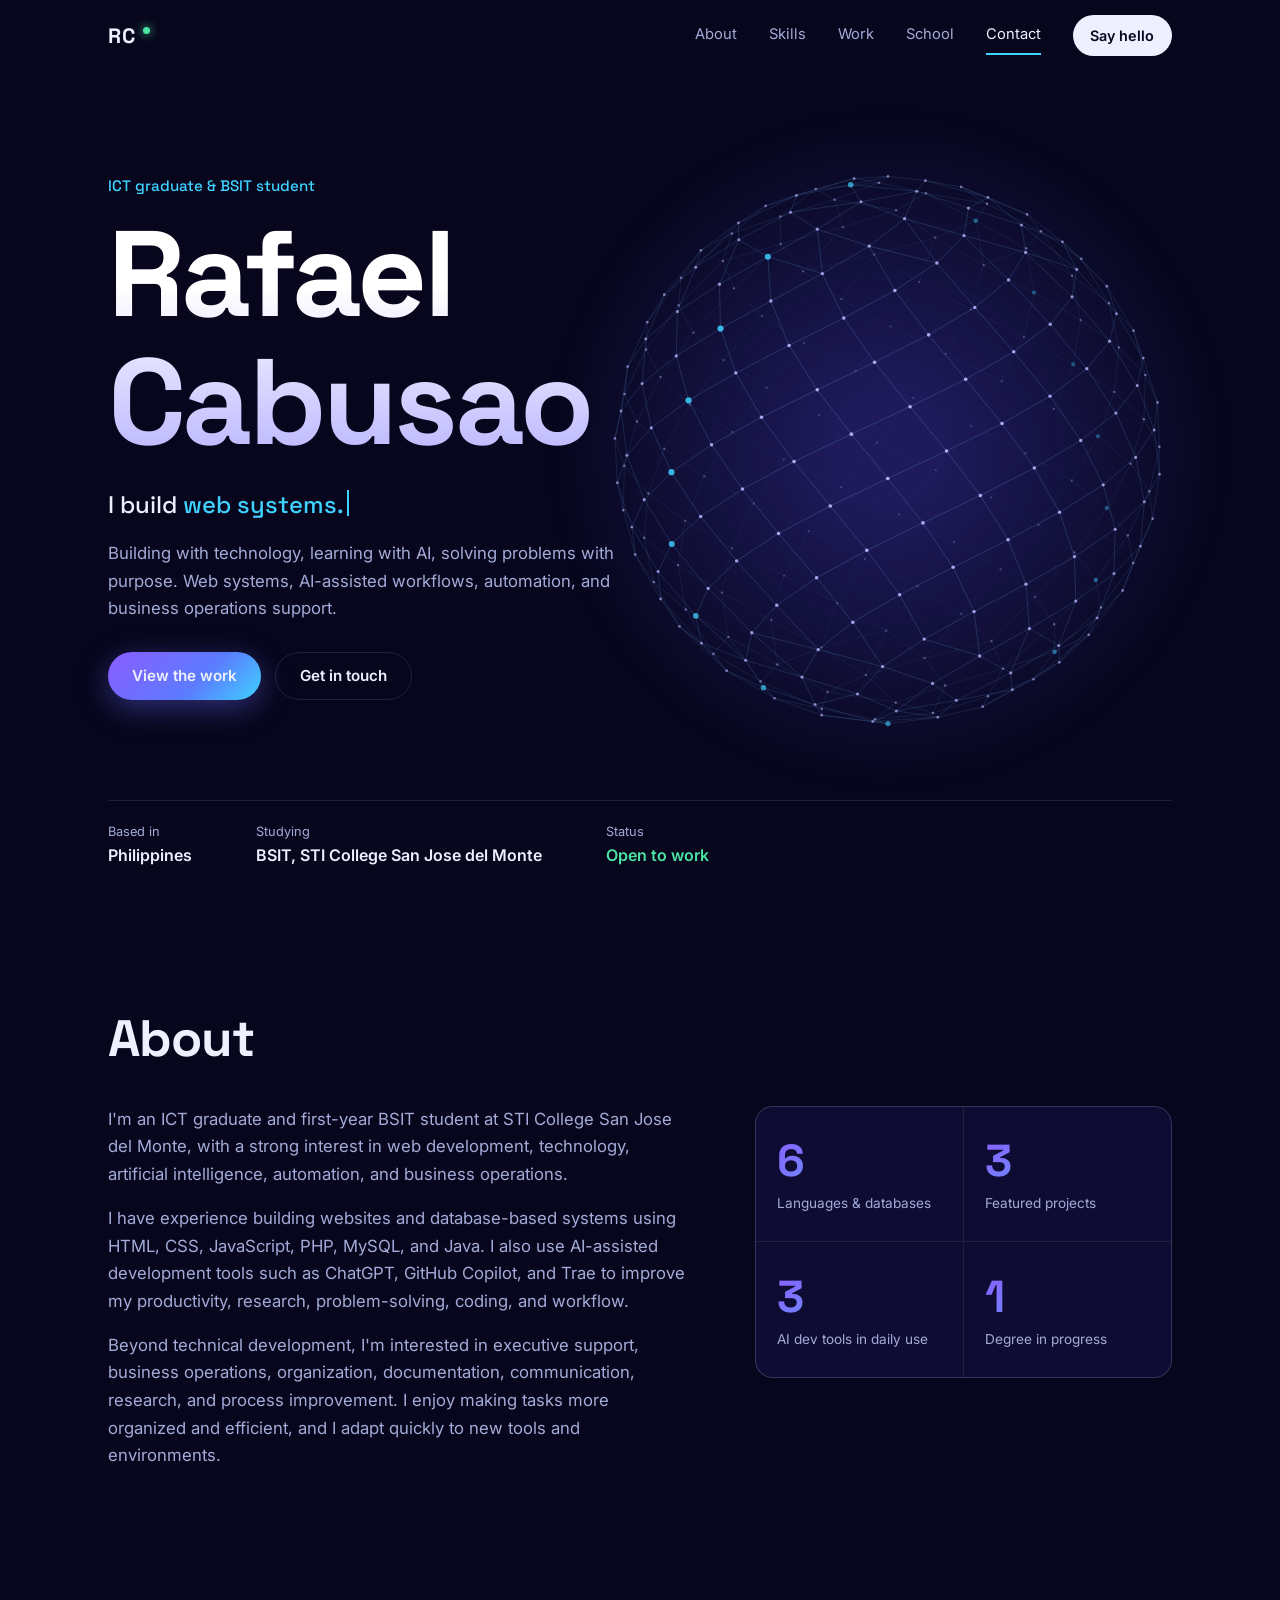
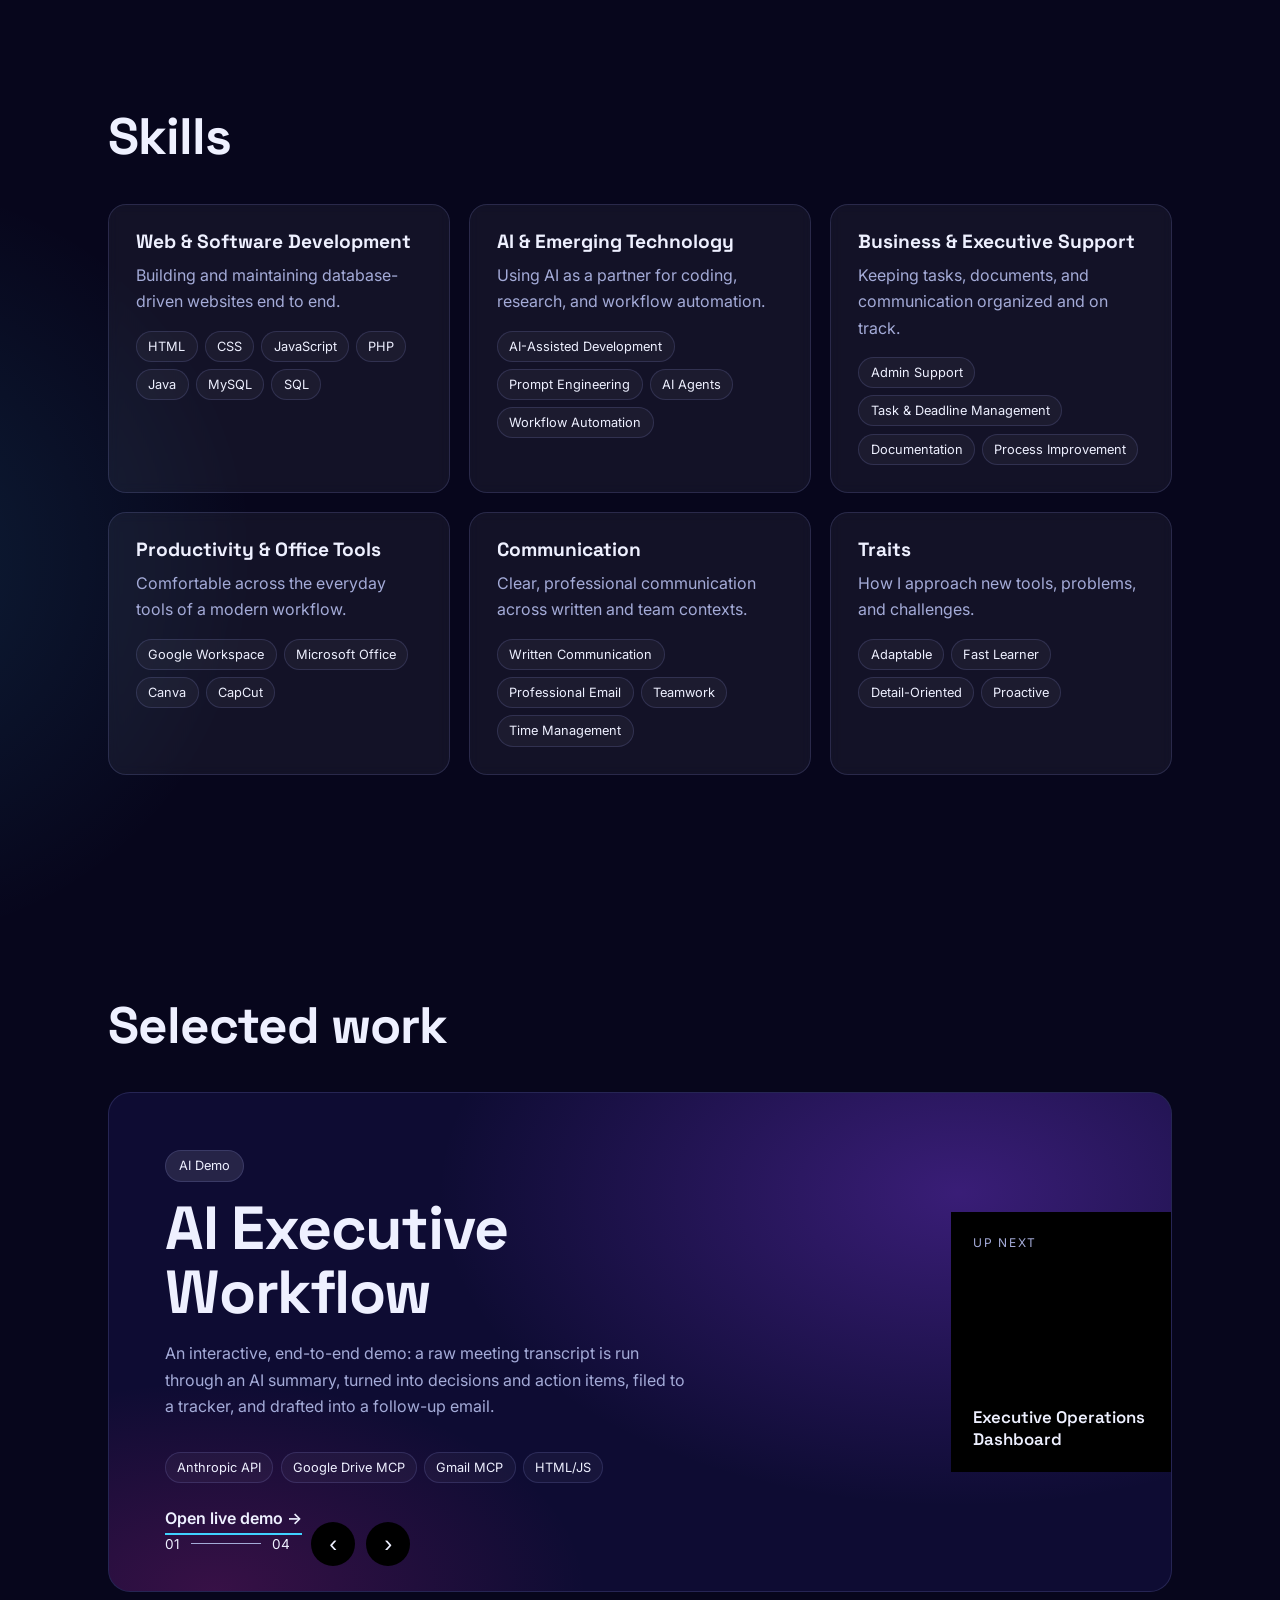
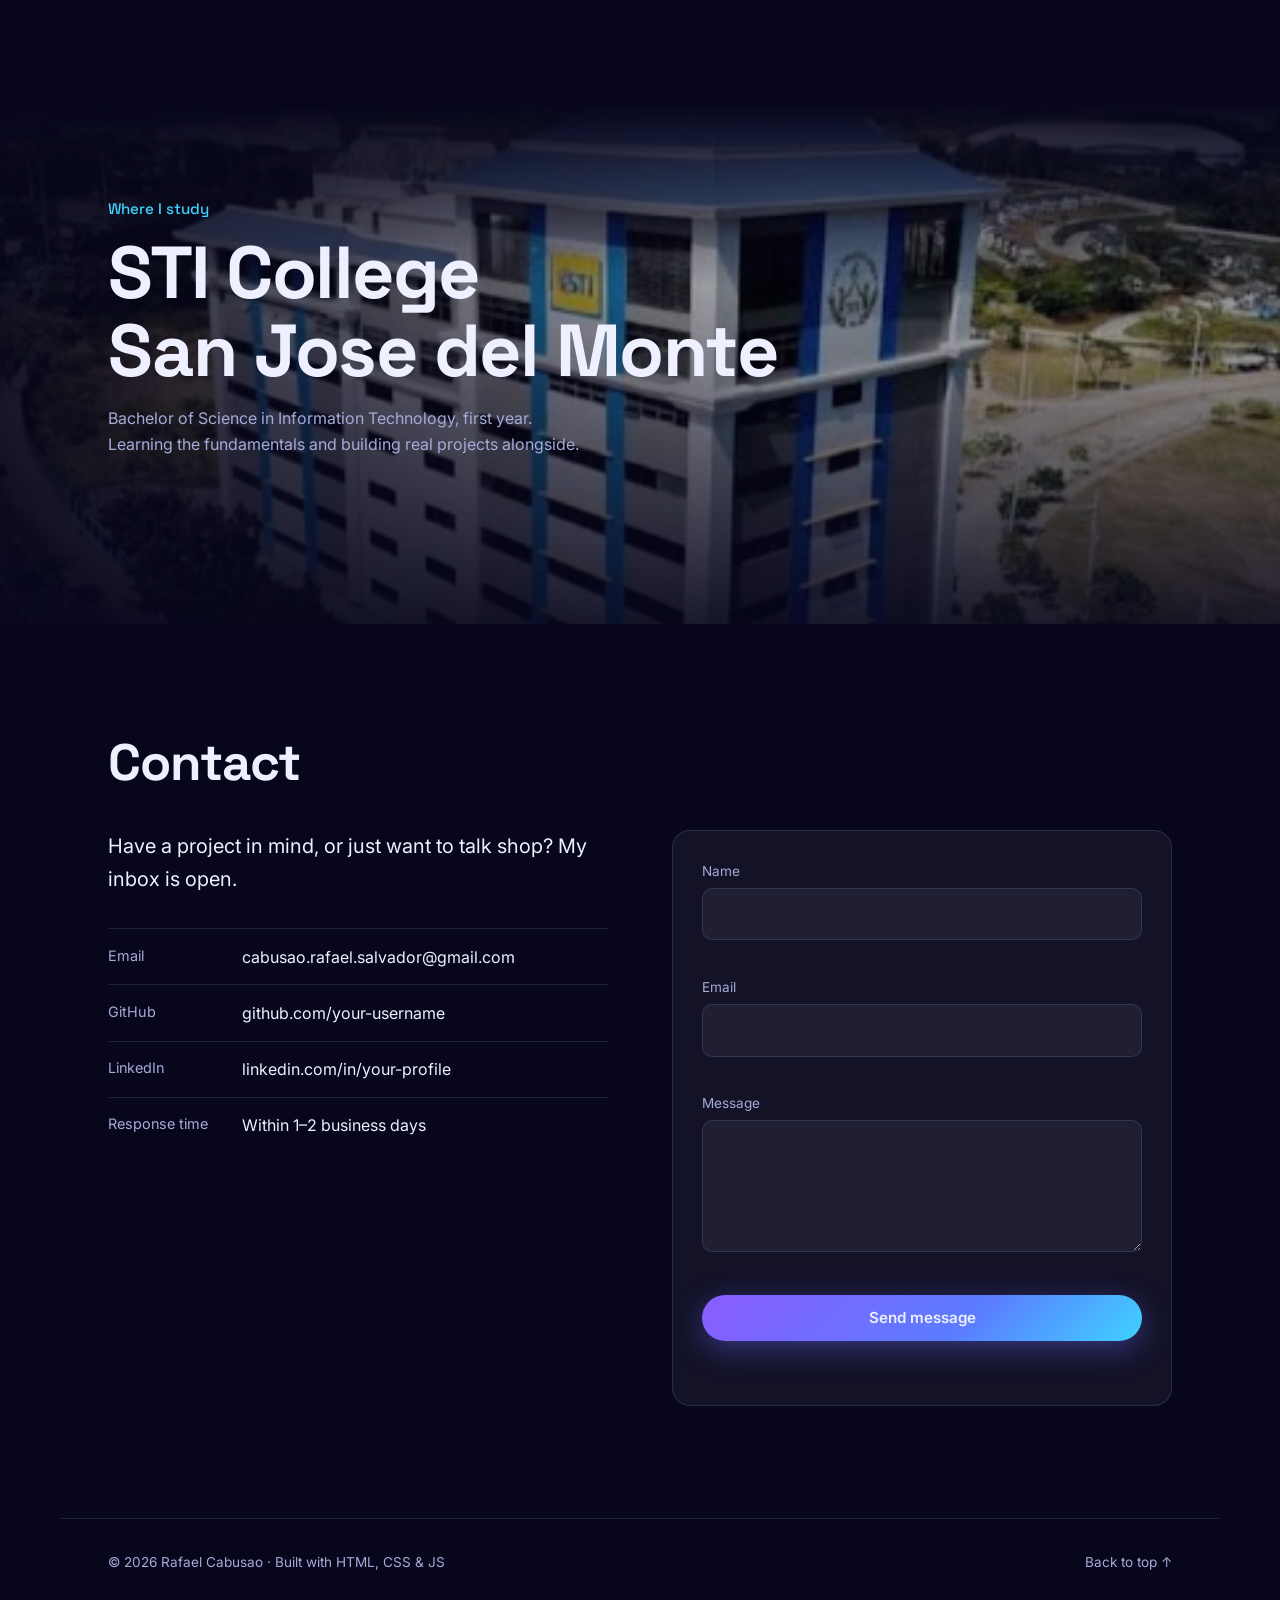
<file: index.html>
<!DOCTYPE html>
<html lang="en">
<head>
<meta charset="UTF-8">
<meta name="viewport" content="width=device-width, initial-scale=1.0">
<title>Rafael Cabusao — ICT | Web Development | AI-Assisted Technology</title>
<meta name="description" content="Portfolio of Rafael Cabusao — ICT graduate and BSIT student building web systems, exploring AI-assisted workflows, and supporting business operations.">
<link rel="preconnect" href="https://fonts.googleapis.com">
<link rel="preconnect" href="https://fonts.gstatic.com" crossorigin>
<link href="https://fonts.googleapis.com/css2?family=Space+Grotesk:wght@500;600;700&family=Inter:wght@400;500;600&display=swap" rel="stylesheet">
<link rel="stylesheet" href="style.css">
</head>
<body>
<div class="progress" id="progress"></div>

<header class="site-header" id="top">
  <div class="nav-inner">
    <a href="#top" class="logo" aria-label="Back to top">RC<span class="logo-status" aria-hidden="true"></span></a>
    <nav class="nav-links" id="navLinks">
      <a href="#about" class="nav-link">About</a>
      <a href="#skills" class="nav-link">Skills</a>
      <a href="#projects" class="nav-link">Work</a>
      <a href="#school" class="nav-link">School</a>
      <a href="#contact" class="nav-link">Contact</a>
      <a href="#contact" class="nav-cta">Say hello</a>
    </nav>
    <button class="hamburger" id="hamburger" aria-label="Toggle navigation menu" aria-expanded="false" aria-controls="navLinks"><span></span><span></span><span></span></button>
  </div>
</header>

<section class="hero" id="hero">
  <canvas id="globe" aria-hidden="true"></canvas>
  <div class="hero-copy">
    <p class="hero-kicker">ICT graduate &amp; BSIT student</p>
    <h1 class="hero-title">Rafael<br>Cabusao</h1>
    <p class="hero-role">I build <span id="typed" class="typed"></span><span class="caret" aria-hidden="true"></span></p>
    <p class="hero-lede">Building with technology, learning with AI, solving problems with purpose. Web systems, AI-assisted workflows, automation, and business operations support.</p>
    <div class="hero-actions">
      <a href="#projects" class="btn btn-primary">View the work</a>
      <a href="#contact" class="btn btn-ghost">Get in touch</a>
    </div>
  </div>
  <dl class="hero-meta">
    <div><dt>Based in</dt><dd>Philippines</dd></div>
    <div><dt>Studying</dt><dd>BSIT, STI College San Jose del Monte</dd></div>
    <div><dt>Status</dt><dd class="status-open">Open to work</dd></div>
  </dl>
</section>

<main>
  <section class="section" id="about">
    <div class="section-head reveal"><h2>About</h2></div>
    <div class="about-grid">
      <div class="about-copy reveal">
        <p>I'm an ICT graduate and first-year BSIT student at STI College San Jose del Monte, with a strong interest in web development, technology, artificial intelligence, automation, and business operations.</p>
        <p>I have experience building websites and database-based systems using HTML, CSS, JavaScript, PHP, MySQL, and Java. I also use AI-assisted development tools such as ChatGPT, GitHub Copilot, and Trae to improve my productivity, research, problem-solving, coding, and workflow.</p>
        <p>Beyond technical development, I'm interested in executive support, business operations, organization, documentation, communication, research, and process improvement. I enjoy making tasks more organized and efficient, and I adapt quickly to new tools and environments.</p>
      </div>
      <div class="stats reveal">
        <div class="stat"><b data-count="6">0</b><span>Languages &amp; databases</span></div>
        <div class="stat"><b data-count="3">0</b><span>Featured projects</span></div>
        <div class="stat"><b data-count="3">0</b><span>AI dev tools in daily use</span></div>
        <div class="stat"><b data-count="1">0</b><span>Degree in progress</span></div>
      </div>
    </div>
  </section>

  <section class="section" id="skills">
    <div class="section-head reveal"><h2>Skills</h2></div>
    <div class="skills-grid">
      <div class="skill-card tilt reveal"><h3>Web &amp; Software Development</h3><p>Building and maintaining database-driven websites end to end.</p>
        <ul class="tag-list"><li>HTML</li><li>CSS</li><li>JavaScript</li><li>PHP</li><li>Java</li><li>MySQL</li><li>SQL</li></ul></div>
      <div class="skill-card tilt reveal"><h3>AI &amp; Emerging Technology</h3><p>Using AI as a partner for coding, research, and workflow automation.</p>
        <ul class="tag-list"><li>AI-Assisted Development</li><li>Prompt Engineering</li><li>AI Agents</li><li>Workflow Automation</li></ul></div>
      <div class="skill-card tilt reveal"><h3>Business &amp; Executive Support</h3><p>Keeping tasks, documents, and communication organized and on track.</p>
        <ul class="tag-list"><li>Admin Support</li><li>Task &amp; Deadline Management</li><li>Documentation</li><li>Process Improvement</li></ul></div>
      <div class="skill-card tilt reveal"><h3>Productivity &amp; Office Tools</h3><p>Comfortable across the everyday tools of a modern workflow.</p>
        <ul class="tag-list"><li>Google Workspace</li><li>Microsoft Office</li><li>Canva</li><li>CapCut</li></ul></div>
      <div class="skill-card tilt reveal"><h3>Communication</h3><p>Clear, professional communication across written and team contexts.</p>
        <ul class="tag-list"><li>Written Communication</li><li>Professional Email</li><li>Teamwork</li><li>Time Management</li></ul></div>
      <div class="skill-card tilt reveal"><h3>Traits</h3><p>How I approach new tools, problems, and challenges.</p>
        <ul class="tag-list"><li>Adaptable</li><li>Fast Learner</li><li>Detail-Oriented</li><li>Proactive</li></ul></div>
    </div>
  </section>

  <section class="section" id="projects">
    <div class="section-head reveal"><h2>Selected work</h2></div>
    <div class="slider reveal" id="slider">
      <div class="slides">
        <article class="slide active" data-title="AI Executive Workflow" style="--h:265">
          <span class="project-tag">AI Demo</span>
          <h3>AI Executive Workflow</h3>
          <p>An interactive, end-to-end demo: a raw meeting transcript is run through an AI summary, turned into decisions and action items, filed to a tracker, and drafted into a follow-up email.</p>
          <ul class="tag-list small"><li>Anthropic API</li><li>Google Drive MCP</li><li>Gmail MCP</li><li>HTML/JS</li></ul>
          <a href="ai-executive-workflow.html" class="link-arrow" target="_blank" rel="noopener">Open live demo &rarr;</a>
        </article>
        <article class="slide" data-title="Executive Operations Dashboard" style="--h:195">
          <span class="project-tag">Business Ops</span>
          <h3>Executive Operations Dashboard</h3>
          <p>A live operations dashboard covering task tracking, deadlines, a priority matrix, project status, meeting logs, follow-ups, and a rolled-up weekly executive summary.</p>
          <ul class="tag-list small"><li>Google Sheets</li><li>Drive</li><li>Process Tracking</li></ul>
          <a href="https://docs.google.com/spreadsheets/d/18GXv80sHPWM58pmywaulj09D0KUXhyAo97OP3yftqU0/edit?usp=drivesdk" class="link-arrow" target="_blank" rel="noopener">View dashboard &rarr;</a>
        </article>
        <article class="slide" data-title="Market Expansion Proposal" style="--h:310">
          <span class="project-tag">Strategy</span>
          <h3>Market Expansion Proposal</h3>
          <p>A data-backed proposal covering market sizing, a regional scorecard, competitive landscape, phased go-to-market strategy, and financial projections.</p>
          <ul class="tag-list small"><li>Google Slides</li><li>Research</li><li>Market Analysis</li></ul>
          <a href="https://docs.google.com/presentation/d/16lUbE_sJXtbuzD0RW5ghz05AnGRW4QBA5CSMD2kDf2U/edit?usp=drivesdk" class="link-arrow" target="_blank" rel="noopener">View proposal &rarr;</a>
        </article>
        <article class="slide has-shots" data-title="TrackIt" style="--h:160">
          <span class="project-tag">Mobile App</span>
          <h3>TrackIt</h3>
          <p>An Android app that keeps your tasks and expenses in one place. Log project tasks with owner, priority, dates, budget and hours, then track income and spending with a balance summary and charts.</p>
          <ul class="tag-list small"><li>Android Studio</li><li>Gradle</li><li>Mobile App</li></ul>
          <!-- Add a link here later, e.g. <a href="https://github.com/your-username/TrackIt" class="link-arrow">View on GitHub &rarr;</a> -->
          <div class="shots" aria-label="TrackIt screenshots">
            <img src="trackit-expense.png" alt="TrackIt expense tracker with balance summary, spending donut chart and income vs expenses bars" loading="lazy">
            <img src="trackit-tasks.png" alt="TrackIt project task list" loading="lazy">
            <img src="trackit-add-task.png" alt="TrackIt add task form" loading="lazy">
          </div>
        </article>
      </div>
      <button class="up-next" id="upNext" type="button"><span>Up next</span><b id="upNextTitle"></b></button>
      <div class="slider-ctrl">
        <span class="count"><span id="cur">01</span><i></i><span>04</span></span>
        <button type="button" id="prev" aria-label="Previous project">&#8249;</button>
        <button type="button" id="next" aria-label="Next project">&#8250;</button>
      </div>
    </div>
  </section>

  <section class="school" id="school">
    <img src="school.png" alt="STI College San Jose del Monte campus building">
    <div class="school-copy reveal">
      <p class="hero-kicker">Where I study</p>
      <h2>STI College<br>San Jose del Monte</h2>
      <p>Bachelor of Science in Information Technology, first year. Learning the fundamentals and building real projects alongside.</p>
    </div>
  </section>

  <section class="section" id="contact">
    <div class="section-head reveal"><h2>Contact</h2></div>
    <div class="contact-grid">
      <div class="contact-info reveal">
        <p class="contact-lede">Have a project in mind, or just want to talk shop? My inbox is open.</p>
        <dl class="channel-list">
          <div><dt>Email</dt><dd><a href="mailto:cabusao.rafael.salvador@gmail.com">cabusao.rafael.salvador@gmail.com</a></dd></div>
          <div><dt>GitHub</dt><dd><a href="https://github.com/" target="_blank" rel="noopener">github.com/your-username</a></dd></div>
          <div><dt>LinkedIn</dt><dd><a href="https://linkedin.com/" target="_blank" rel="noopener">linkedin.com/in/your-profile</a></dd></div>
          <div><dt>Response time</dt><dd>Within 1&ndash;2 business days</dd></div>
        </dl>
      </div>
      <form class="contact-form reveal" id="contactForm" novalidate>
        <div class="field"><label for="name">Name</label><input type="text" id="name" name="name" autocomplete="name" required><span class="field-error" id="nameError"></span></div>
        <div class="field"><label for="email">Email</label><input type="email" id="email" name="email" autocomplete="email" required><span class="field-error" id="emailError"></span></div>
        <div class="field"><label for="message">Message</label><textarea id="message" name="message" rows="4" required></textarea><span class="field-error" id="messageError"></span></div>
        <button type="submit" class="btn btn-primary btn-block">Send message</button>
        <p class="form-status" id="formStatus" role="status" aria-live="polite"></p>
      </form>
    </div>
  </section>
</main>

<footer class="site-footer">
  <p>&copy; <span id="year"></span> Rafael Cabusao &middot; Built with HTML, CSS &amp; JS</p>
  <a href="#top" class="back-to-top">Back to top &uarr;</a>
</footer>
<script src="script.js"></script>
</body>
</html>
</file>
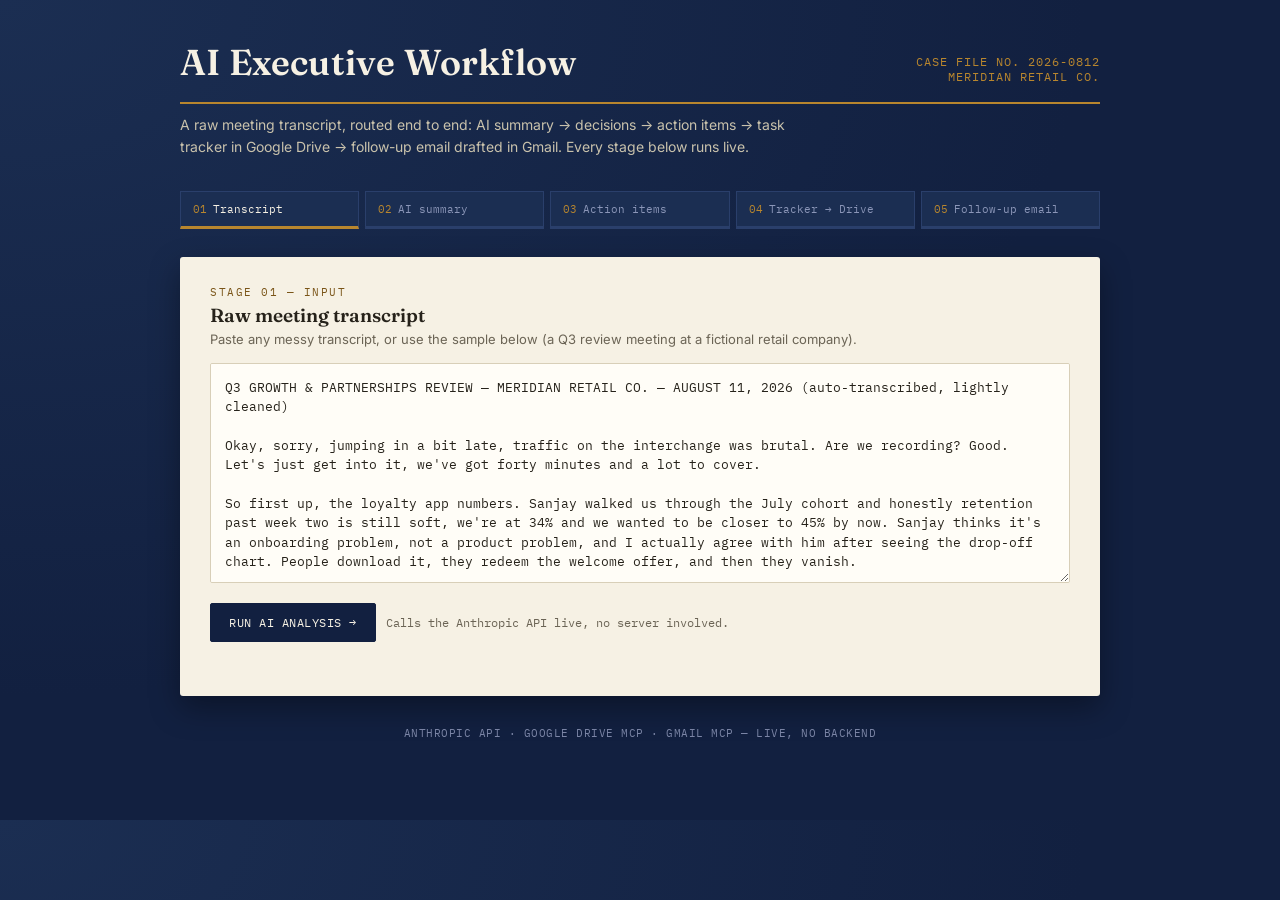
<file: ai-executive-workflow.html>
<!DOCTYPE html>
<html lang="en">
<head>
<meta charset="UTF-8">
<meta name="viewport" content="width=device-width, initial-scale=1.0">
<title>AI Executive Workflow — Case File Demo</title>
<link rel="preconnect" href="https://fonts.googleapis.com">
<link href="https://fonts.googleapis.com/css2?family=Fraunces:opsz,wght@9..144,400;9..144,600&family=Inter:wght@400;500;600&family=IBM+Plex+Mono:wght@400;500&display=swap" rel="stylesheet">
<style>
  :root{
    --ink:#122040;
    --ink-2:#1b2e52;
    --parchment:#f6f1e4;
    --parchment-2:#efe8d6;
    --brass:#b8862e;
    --brass-deep:#7a5518;
    --stamp-red:#8b3a3a;
    --text-dark:#26221a;
    --text-muted:#6b6455;
    --line:#d8cfb8;
  }
  *{box-sizing:border-box;}
  body{
    margin:0;
    background:var(--ink);
    background-image:
      radial-gradient(ellipse at top left, var(--ink-2), var(--ink) 60%);
    color:var(--parchment);
    font-family:'Inter',system-ui,sans-serif;
    padding:40px 20px 80px;
  }
  .wrap{max-width:920px;margin:0 auto;}
  .masthead{
    display:flex;justify-content:space-between;align-items:flex-end;
    border-bottom:2px solid var(--brass);
    padding-bottom:18px;margin-bottom:6px;
  }
  .masthead h1{
    font-family:'Fraunces',serif;
    font-weight:600;
    font-size:36px;
    margin:0;
    letter-spacing:0.2px;
  }
  .case-no{
    font-family:'IBM Plex Mono',monospace;
    font-size:12px;color:var(--brass);
    text-align:right;
    letter-spacing:1px;
  }
  .subhead{
    font-size:14px;color:#c9c2ac;margin:10px 0 32px;max-width:620px;line-height:1.6;
  }
  .stepper{
    display:flex;gap:6px;margin-bottom:28px;flex-wrap:wrap;
  }
  .tab{
    flex:1;min-width:150px;
    background:var(--ink-2);
    border:1px solid #2a3f6b;
    border-bottom:3px solid #2a3f6b;
    padding:10px 12px;
    font-family:'IBM Plex Mono',monospace;
    font-size:11px;
    color:#8b96b8;
    transition:border-color .2s, color .2s;
  }
  .tab .n{color:var(--brass);margin-right:6px;}
  .tab.active{border-bottom-color:var(--brass);color:var(--parchment);}
  .tab.done{border-bottom-color:#5b8a5b;color:#cde3cd;}
  .folder{
    background:var(--parchment);
    color:var(--text-dark);
    border-radius:3px;
    padding:28px 30px;
    margin-bottom:22px;
    position:relative;
    box-shadow:0 12px 30px rgba(0,0,0,.35);
  }
  .folder h2{
    font-family:'Fraunces',serif;font-weight:600;
    font-size:19px;margin:0 0 4px;
  }
  .folder .eyebrow{
    font-family:'IBM Plex Mono',monospace;
    font-size:11px;letter-spacing:1.5px;text-transform:uppercase;
    color:var(--brass-deep);margin-bottom:4px;
  }
  .folder p.desc{color:var(--text-muted);font-size:13px;margin:0 0 16px;}
  textarea{
    width:100%;min-height:220px;
    font-family:'IBM Plex Mono',monospace;font-size:12.5px;line-height:1.55;
    background:#fffdf7;border:1px solid var(--line);border-radius:2px;
    padding:14px;color:var(--text-dark);resize:vertical;
  }
  .row{display:flex;gap:10px;margin-top:16px;flex-wrap:wrap;align-items:center;}
  button{
    font-family:'IBM Plex Mono',monospace;font-size:12px;letter-spacing:.5px;
    background:var(--ink);color:var(--parchment);
    border:1px solid var(--ink);border-radius:2px;
    padding:11px 18px;cursor:pointer;text-transform:uppercase;
    transition:background .15s;
  }
  button:hover{background:var(--brass-deep);border-color:var(--brass-deep);}
  button:disabled{opacity:.45;cursor:not-allowed;}
  button.ghost{background:transparent;color:var(--brass-deep);border-color:var(--brass-deep);}
  button.ghost:hover{background:#f0e6cc;color:var(--brass-deep);}
  .hint{font-size:11.5px;color:var(--text-muted);font-family:'IBM Plex Mono',monospace;}
  .status{font-size:12px;font-family:'IBM Plex Mono',monospace;margin-top:10px;min-height:16px;}
  .status.ok{color:#3b6b3b;}
  .status.err{color:var(--stamp-red);}
  .status.busy{color:var(--brass-deep);}
  .summary-text{font-size:14.5px;line-height:1.7;margin:0 0 18px;}
  .block-title{
    font-family:'IBM Plex Mono',monospace;font-size:11px;letter-spacing:1px;
    text-transform:uppercase;color:var(--brass-deep);
    border-bottom:1px solid var(--line);padding-bottom:6px;margin:20px 0 10px;
  }
  ul.plain{margin:0;padding-left:18px;font-size:14px;line-height:1.7;}
  table.tracker{width:100%;border-collapse:collapse;font-size:13px;margin-top:4px;}
  table.tracker th{
    text-align:left;font-family:'IBM Plex Mono',monospace;font-size:10.5px;
    text-transform:uppercase;letter-spacing:.5px;color:var(--brass-deep);
    border-bottom:1px solid var(--text-dark);padding:6px 8px;
  }
  table.tracker td{padding:8px 8px;border-bottom:1px solid var(--line);vertical-align:top;}
  table.tracker tr:last-child td{border-bottom:none;}
  .owner-tag{
    display:inline-block;background:var(--ink);color:var(--parchment);
    font-family:'IBM Plex Mono',monospace;font-size:10.5px;padding:2px 7px;border-radius:2px;
  }
  .due{font-family:'IBM Plex Mono',monospace;color:var(--stamp-red);white-space:nowrap;}
  .stamp{
    position:absolute;top:22px;right:28px;
    width:92px;height:92px;border:3px solid var(--stamp-red);border-radius:50%;
    display:flex;align-items:center;justify-content:center;text-align:center;
    transform:rotate(-11deg);opacity:0;transition:opacity .4s;
    font-family:'IBM Plex Mono',monospace;font-weight:600;font-size:11px;
    letter-spacing:1px;color:var(--stamp-red);line-height:1.2;
    pointer-events:none;
  }
  .stamp.show{opacity:.78;}
  .stamp span{display:block;}
  .log{
    font-family:'IBM Plex Mono',monospace;font-size:11.5px;color:#a9b4d4;
    background:rgba(0,0,0,.18);border:1px solid #2a3f6b;border-radius:2px;
    padding:12px 14px;margin-top:8px;max-height:160px;overflow-y:auto;
  }
  .log .entry{margin-bottom:4px;}
  .log .entry.ok{color:#a8d0a8;}
  .log .entry.err{color:#e0a3a3;}
  footer{
    text-align:center;font-size:11px;color:#7d87a8;
    font-family:'IBM Plex Mono',monospace;margin-top:30px;letter-spacing:.5px;
  }
</style>
</head>
<body>
<div class="wrap">

  <div class="masthead">
    <h1>AI Executive Workflow</h1>
    <div class="case-no">CASE FILE NO. 2026-0812<br>MERIDIAN RETAIL CO.</div>
  </div>
  <p class="subhead">A raw meeting transcript, routed end to end: AI summary → decisions → action items → task tracker in Google Drive → follow-up email drafted in Gmail. Every stage below runs live.</p>

  <div class="stepper" id="stepper">
    <div class="tab active" data-step="0"><span class="n">01</span>Transcript</div>
    <div class="tab" data-step="1"><span class="n">02</span>AI summary</div>
    <div class="tab" data-step="2"><span class="n">03</span>Action items</div>
    <div class="tab" data-step="3"><span class="n">04</span>Tracker → Drive</div>
    <div class="tab" data-step="4"><span class="n">05</span>Follow-up email</div>
  </div>

  <div class="folder">
    <div class="stamp" id="stamp-1"><span>RECEIVED</span><span>&amp; LOGGED</span></div>
    <div class="eyebrow">Stage 01 — Input</div>
    <h2>Raw meeting transcript</h2>
    <p class="desc">Paste any messy transcript, or use the sample below (a Q3 review meeting at a fictional retail company).</p>
    <textarea id="transcript"></textarea>
    <div class="row">
      <button id="btn-analyze">Run AI analysis →</button>
      <span class="hint">Calls the Anthropic API live, no server involved.</span>
    </div>
    <div class="status" id="status-analyze"></div>
  </div>

  <div class="folder" id="folder-results" style="display:none;">
    <div class="stamp" id="stamp-2"><span>PROCESSED</span><span>BY AI</span></div>
    <div class="eyebrow">Stage 02–03 — Extracted from the transcript</div>
    <h2>Meeting summary, decisions &amp; action items</h2>

    <p class="summary-text" id="out-summary"></p>

    <div class="block-title">Decisions</div>
    <ul class="plain" id="out-decisions"></ul>

    <div class="block-title">Action items</div>
    <table class="tracker" id="out-actions">
      <thead><tr><th>Owner</th><th>Task</th><th>Due</th></tr></thead>
      <tbody></tbody>
    </table>

    <div class="block-title">Follow-ups</div>
    <ul class="plain" id="out-followups"></ul>
  </div>

  <div class="folder" id="folder-drive" style="display:none;">
    <div class="stamp" id="stamp-3"><span>FILED</span><span>IN DRIVE</span></div>
    <div class="eyebrow">Stage 04 — Task tracker</div>
    <h2>Send the action items to Google Drive</h2>
    <p class="desc">Creates a tracker file directly in your connected Google Drive using the action items above.</p>
    <div class="row">
      <button id="btn-drive">Export tracker to Drive →</button>
      <span class="hint" id="drive-filename"></span>
    </div>
    <div class="status" id="status-drive"></div>
    <div class="log" id="log-drive" style="display:none;"></div>
  </div>

  <div class="folder" id="folder-email" style="display:none;">
    <div class="stamp" id="stamp-4"><span>DRAFTED</span><span>IN GMAIL</span></div>
    <div class="eyebrow">Stage 05 — Follow-up</div>
    <h2>Draft the follow-up email</h2>
    <p class="desc">Recipient for this demo (edit freely, then draft it in your connected Gmail):</p>
    <div class="row">
      <input id="email-to" type="text" placeholder="name@company.com" style="flex:1;min-width:220px;padding:10px;font-family:'IBM Plex Mono',monospace;font-size:12.5px;border:1px solid var(--line);border-radius:2px;">
      <button id="btn-email">Draft follow-up in Gmail →</button>
    </div>
    <div class="status" id="status-email"></div>
    <div class="log" id="log-email" style="display:none;"></div>
  </div>

  <footer>ANTHROPIC API · GOOGLE DRIVE MCP · GMAIL MCP — LIVE, NO BACKEND</footer>
</div>

<script>
const SAMPLE_TRANSCRIPT = `Q3 GROWTH & PARTNERSHIPS REVIEW — MERIDIAN RETAIL CO. — AUGUST 11, 2026 (auto-transcribed, lightly cleaned)

Okay, sorry, jumping in a bit late, traffic on the interchange was brutal. Are we recording? Good. Let's just get into it, we've got forty minutes and a lot to cover.

So first up, the loyalty app numbers. Sanjay walked us through the July cohort and honestly retention past week two is still soft, we're at 34% and we wanted to be closer to 45% by now. Sanjay thinks it's an onboarding problem, not a product problem, and I actually agree with him after seeing the drop-off chart. People download it, they redeem the welcome offer, and then they vanish.

Rafael brought up that two of our direct competitors, Home & Hearth and Larkspur Goods, both relaunched their loyalty tiers this spring and apparently their retention is noticeably better, though nobody in the room actually has hard numbers on that, it's mostly anecdotal from what Rafael's seen on social. So, decision point, we want real numbers before we copy anything. Rafael, can you actually dig into what Home & Hearth and Larkspur are doing structurally, tiers, point expiry, that kind of thing, and get us something concrete. Let's say by August 15th, that gives you a few days.

Moving on. The marketing team, mainly Priya and her group, need to get moving on the Q4 campaign deck. We want it ready to walk the exec team through before the November 3rd launch date, which by the way, is now locked, we are not moving that date again. Marketing, deck needs to be ready by August 17th so leadership has time to react before we're too close to launch.

There was a whole side conversation about whether we should push the launch to align with the shopping holiday weekend instead, but after going back and forth we're keeping November 3rd, mostly because the fulfillment team already committed inventory slots and moving it creates a mess upstream. So that's decided, November 3rd stands.

Someone brought up the warehouse automation vendor evaluation, I think that was Denise. We had three vendors bid, and honestly two of them were way over budget. The one that's actually in range is called Northline Systems. Denise, has anyone actually gotten Northline on a call yet? Denise said no, not yet, they'd only exchanged emails. Okay, so that's a follow-up, somebody needs to actually get Northline Systems on a call, ideally before end of month.

On the partnerships side, ABC Company reached back out, apparently they're still interested in the co-branded gift card program we pitched back in Q1 and just kind of went quiet on. Their VP emailed asking for an updated proposal. We should not let this go cold again. Someone needs to contact ABC Company directly, not just email back, actually get a call on the calendar, and also send them the updated proposal with the new commission structure we agreed on internally last month.

Finance flagged that Q3 spend on paid social is tracking about 12% over budget, mostly because of the extended trial we ran in June that nobody formally closed out. We decided not to cut spend mid-quarter since the campaigns are actually performing, but Finance wants a written explanation for the overage before quarter close, that's on whoever owns the paid social budget, I believe that's Marketing again, so Priya's team.

Quick one, HR mentioned the new store manager onboarding guide is still in draft after, I want to say, two months now. Nobody owned it after Jasmine left the team in June. We need someone to just pick that back up. I'll take that one myself actually, I'll assign it properly by next week.

Back to the loyalty app for a second, because I don't think we fully closed the loop. Beyond Rafael's competitor research, we also want a quick internal audit of our own onboarding flow, screenshots, drop-off points, the works, before we redesign anything. That's a separate task from the competitor research. Sanjay, can your team put that together, say by the 20th.

Somebody, I think it was Denise again, mentioned the loading dock camera system at the north distribution center went down again last week and IT apparently already knows but there's no ticket priority set. That needs to get escalated, it's a safety issue as much as an operations one.

On the real estate side, the sublease for the old downtown showroom space is still sitting unsigned, legal sent comments back three weeks ago and nothing's moved since. We should not let that drag any further, someone from ops needs to close that out with legal this week.

One more thing before we run out of time, the customer support team wants headcount approval for two more seasonal reps ahead of the Q4 launch, given the November 3rd date is locked and support volume always spikes around new launches. That's an approved decision from this meeting, two seasonal reps, support can move forward with recruiting.

We also briefly touched on the possibility of a joint email campaign with ABC Company timed to the gift card program, but that's contingent on the proposal actually landing well, so parking that idea until we hear back from them.

Last thing, next check-in on all of this, loyalty, ABC Company, Northline, the whole list, let's reconvene in two weeks, same time. I'll get an invite out. Okay, I think that's everything, thanks everyone, go have lunch.`;

document.getElementById('transcript').value = SAMPLE_TRANSCRIPT;

const els = {
  btnAnalyze: document.getElementById('btn-analyze'),
  statusAnalyze: document.getElementById('status-analyze'),
  folderResults: document.getElementById('folder-results'),
  outSummary: document.getElementById('out-summary'),
  outDecisions: document.getElementById('out-decisions'),
  outActions: document.querySelector('#out-actions tbody'),
  outFollowups: document.getElementById('out-followups'),
  folderDrive: document.getElementById('folder-drive'),
  btnDrive: document.getElementById('btn-drive'),
  statusDrive: document.getElementById('status-drive'),
  driveFilename: document.getElementById('drive-filename'),
  logDrive: document.getElementById('log-drive'),
  folderEmail: document.getElementById('folder-email'),
  btnEmail: document.getElementById('btn-email'),
  statusEmail: document.getElementById('status-email'),
  emailTo: document.getElementById('email-to'),
  logEmail: document.getElementById('log-email'),
};

let extracted = null;
let fileName = null;

function setTab(idx, state){
  const tab = document.querySelector(`.tab[data-step="${idx}"]`);
  if(!tab) return;
  tab.classList.remove('active','done');
  if(state) tab.classList.add(state);
}

function showStamp(id){
  const s = document.getElementById(id);
  if(s) s.classList.add('show');
}

function setStatus(el, text, kind){
  el.textContent = text;
  el.className = 'status' + (kind ? ' '+kind : '');
}

async function callClaude(promptText, mcpServers){
  const body = {
    model: "claude-sonnet-4-6",
    max_tokens: 1000,
    messages: [{ role: "user", content: promptText }]
  };
  if(mcpServers) body.mcp_servers = mcpServers;
  const resp = await fetch("https://api.anthropic.com/v1/messages", {
    method: "POST",
    headers: { "Content-Type": "application/json" },
    body: JSON.stringify(body)
  });
  if(!resp.ok){
    const t = await resp.text();
    throw new Error(`API error ${resp.status}: ${t.slice(0,200)}`);
  }
  return resp.json();
}

function extractText(data){
  return (data.content || [])
    .filter(b => b.type === "text")
    .map(b => b.text)
    .join("\n");
}

els.btnAnalyze.addEventListener('click', async () => {
  const transcript = document.getElementById('transcript').value.trim();
  if(!transcript){ setStatus(els.statusAnalyze, 'Paste a transcript first.', 'err'); return; }

  els.btnAnalyze.disabled = true;
  setTab(0,'done'); setTab(1,'active');
  setStatus(els.statusAnalyze, 'Running AI analysis…', 'busy');

  const prompt = `You are an executive assistant. Read the raw meeting transcript below and extract a structured record. Respond with ONLY raw JSON, no markdown fences, no preamble, matching exactly this shape:
{"summary": "2-4 sentence plain-English summary", "decisions": ["decision 1", "decision 2"], "action_items": [{"owner": "Name or Team", "task": "short task description", "due_date": "e.g. Aug 15"}], "follow_ups": ["follow up 1", "follow up 2"]}
Keep owners as the specific person or team named in the transcript. Keep due dates as written or reasonably inferred. Keep it concise.

TRANSCRIPT:
"""${transcript}"""`;

  try{
    const data = await callClaude(prompt);
    const raw = extractText(data).trim();
    const jsonStr = raw.replace(/^```json/i,'').replace(/^```/,'').replace(/```$/,'').trim();
    extracted = JSON.parse(jsonStr);

    els.outSummary.textContent = extracted.summary || '';
    els.outDecisions.innerHTML = (extracted.decisions||[]).map(d => `<li>${d}</li>`).join('');
    els.outActions.innerHTML = (extracted.action_items||[]).map(a =>
      `<tr><td><span class="owner-tag">${a.owner}</span></td><td>${a.task}</td><td class="due">${a.due_date||'—'}</td></tr>`
    ).join('');
    els.outFollowups.innerHTML = (extracted.follow_ups||[]).map(f => `<li>${f}</li>`).join('');

    els.folderResults.style.display = 'block';
    els.folderDrive.style.display = 'block';
    els.folderEmail.style.display = 'block';
    fileName = `Action Item Tracker - Meridian QBR - 12Aug2026.csv`;
    els.driveFilename.textContent = `Will save as "${fileName}"`;

    showStamp('stamp-2');
    setTab(1,'done'); setTab(2,'done'); setTab(3,'active');
    setStatus(els.statusAnalyze, 'Analysis complete.', 'ok');
  }catch(err){
    setStatus(els.statusAnalyze, 'Failed: ' + err.message, 'err');
    setTab(1,'active');
  }finally{
    els.btnAnalyze.disabled = false;
  }
});

els.btnDrive.addEventListener('click', async () => {
  if(!extracted){ setStatus(els.statusDrive, 'Run the analysis first.', 'err'); return; }
  els.btnDrive.disabled = true;
  setStatus(els.statusDrive, 'Writing tracker to Google Drive…', 'busy');
  els.logDrive.style.display = 'block';
  els.logDrive.innerHTML = '';

  const rows = (extracted.action_items||[]).map(a => `${a.owner},${a.task.replace(/,/g,';')},${a.due_date||''},Open`).join('\n');
  const csv = `Owner,Task,Due Date,Status\n${rows}`;

  const prompt = `Use the Google Drive tool to create a new file named exactly "${fileName}" with this exact CSV content, then confirm it was created and give the file id if available. Do not ask for confirmation, just create it.

CSV CONTENT:
${csv}`;

  try{
    const data = await callClaude(prompt, [{ type: "url", url: "https://drivemcp.googleapis.com/mcp/v1", name: "google-drive" }]);
    const toolCalls = (data.content||[]).filter(b => b.type === "mcp_tool_use");
    const toolResults = (data.content||[]).filter(b => b.type === "mcp_tool_result");
    const textOut = extractText(data);

    toolCalls.forEach(tc => {
      els.logDrive.innerHTML += `<div class="entry">→ called ${tc.name}</div>`;
    });
    toolResults.forEach(tr => {
      const t = tr.content?.[0]?.text || JSON.stringify(tr.content);
      els.logDrive.innerHTML += `<div class="entry ok">← ${t.slice(0,180)}</div>`;
    });
    if(textOut) els.logDrive.innerHTML += `<div class="entry">${textOut.slice(0,300)}</div>`;

    showStamp('stamp-3');
    setTab(3,'done'); setTab(4,'active');
    setStatus(els.statusDrive, `Tracker filed in Drive as "${fileName}".`, 'ok');
  }catch(err){
    setStatus(els.statusDrive, 'Failed: ' + err.message, 'err');
  }finally{
    els.btnDrive.disabled = false;
  }
});

els.btnEmail.addEventListener('click', async () => {
  if(!extracted){ setStatus(els.statusEmail, 'Run the analysis first.', 'err'); return; }
  const to = els.emailTo.value.trim();
  if(!to){ setStatus(els.statusEmail, 'Enter a recipient email address.', 'err'); return; }

  els.btnEmail.disabled = true;
  setStatus(els.statusEmail, 'Drafting follow-up in Gmail…', 'busy');
  els.logEmail.style.display = 'block';
  els.logEmail.innerHTML = '';

  const followUpText = (extracted.follow_ups||[]).map(f => `- ${f}`).join('\n');
  const actionText = (extracted.action_items||[]).map(a => `- ${a.owner}: ${a.task} (due ${a.due_date||'TBD'})`).join('\n');

  const prompt = `Use the Gmail tool to create a draft email (do not send) to "${to}" with subject "Follow-up: Q3 Growth & Partnerships Review" and a short, professional body that references these follow-ups and open action items, then confirm the draft was created:

FOLLOW-UPS:
${followUpText}

ACTION ITEMS:
${actionText}

Keep the email body under 150 words, plain text, no markdown.`;

  try{
    const data = await callClaude(prompt, [{ type: "url", url: "https://gmailmcp.googleapis.com/mcp/v1", name: "gmail" }]);
    const toolCalls = (data.content||[]).filter(b => b.type === "mcp_tool_use");
    const toolResults = (data.content||[]).filter(b => b.type === "mcp_tool_result");
    const textOut = extractText(data);

    toolCalls.forEach(tc => {
      els.logEmail.innerHTML += `<div class="entry">→ called ${tc.name}</div>`;
    });
    toolResults.forEach(tr => {
      const t = tr.content?.[0]?.text || JSON.stringify(tr.content);
      els.logEmail.innerHTML += `<div class="entry ok">← ${t.slice(0,180)}</div>`;
    });
    if(textOut) els.logEmail.innerHTML += `<div class="entry">${textOut.slice(0,300)}</div>`;

    showStamp('stamp-4');
    setTab(4,'done');
    setStatus(els.statusEmail, 'Draft created in Gmail.', 'ok');
  }catch(err){
    setStatus(els.statusEmail, 'Failed: ' + err.message, 'err');
  }finally{
    els.btnEmail.disabled = false;
  }
});
</script>
</body>
</html>
</file>
<file: style.css>
/* Rafael Cabusao — Portfolio. Deep-space indigo, glowing globe hero, cinematic slider. */
:root{
  --bg:#07061c;--bg2:#0e0c33;--panel:rgba(255,255,255,.05);--line:rgba(160,170,255,.16);
  --ink:#eef0ff;--soft:#a4abd8;--violet:#8b5cff;--cyan:#3fd2ff;--green:#4be3a4;--red:#ff6b7a;
  --display:'Space Grotesk',system-ui,sans-serif;--body:'Inter',system-ui,sans-serif;
  --max:1160px;--gut:clamp(1.25rem,4vw,3rem);--nav-h:72px;
  --accent-red:var(--red);--accent-green:var(--green);
}
*,*::before,*::after{box-sizing:border-box}
html{scroll-behavior:smooth}
body{margin:0;background:var(--bg);color:var(--ink);font:16px/1.65 var(--body);-webkit-font-smoothing:antialiased;overflow-x:hidden;
  background-image:radial-gradient(60vw 60vw at 90% -10%,rgba(139,92,255,.22),transparent 60%),radial-gradient(50vw 50vw at -10% 45%,rgba(63,210,255,.12),transparent 60%)}
h1,h2,h3{font-family:var(--display);margin:0;line-height:1.05}
p{margin:0 0 1rem;color:var(--soft)}
a{color:inherit;text-decoration:none}
:focus-visible{outline:2px solid var(--cyan);outline-offset:3px}
.progress{position:fixed;top:0;left:0;height:2px;width:0;background:linear-gradient(90deg,var(--violet),var(--cyan));z-index:60}

/* Header */
.site-header{position:fixed;inset:0 0 auto;z-index:50;height:var(--nav-h);transition:background .3s,border-color .3s;border-bottom:1px solid transparent}
.site-header.scrolled{background:rgba(7,6,28,.72);backdrop-filter:blur(14px);-webkit-backdrop-filter:blur(14px);border-color:var(--line)}
.nav-inner{max-width:var(--max);height:100%;margin:auto;padding:0 var(--gut);display:flex;align-items:center;justify-content:space-between}
.logo{font:700 1.3rem var(--display);letter-spacing:.04em;position:relative;padding-right:14px}
.logo-status{position:absolute;right:0;top:4px;width:7px;height:7px;border-radius:50%;background:var(--green);box-shadow:0 0 10px var(--green)}
.nav-links{display:flex;align-items:center;gap:2rem}
.nav-link{font-size:.92rem;color:var(--soft);padding:.4rem 0;border-bottom:2px solid transparent;transition:color .2s,border-color .2s}
.nav-link:hover,.nav-link.active{color:var(--ink);border-color:var(--cyan)}
.nav-cta{font-size:.9rem;font-weight:600;padding:.55rem 1.1rem;border-radius:99px;background:var(--ink);color:var(--bg)}
.hamburger{display:none;background:none;border:0;width:44px;height:44px;cursor:pointer;flex-direction:column;justify-content:center;gap:5px;align-items:center}
.hamburger span{width:24px;height:2px;background:var(--ink);transition:transform .3s,opacity .3s}
.hamburger.open span:nth-child(1){transform:translateY(7px) rotate(45deg)}
.hamburger.open span:nth-child(2){opacity:0}
.hamburger.open span:nth-child(3){transform:translateY(-7px) rotate(-45deg)}

/* Hero */
.hero{position:relative;min-height:100svh;display:flex;align-items:center;padding:calc(var(--nav-h) + 2rem) var(--gut) 8rem;max-width:var(--max);margin:auto}
#globe{position:absolute;right:calc(-1 * var(--gut));top:50%;width:min(62vw,760px);aspect-ratio:1;transform:translateY(-50%);pointer-events:none;z-index:0}
.hero-copy{position:relative;z-index:1;max-width:620px}
.hero-kicker{font:500 .95rem var(--display);color:var(--cyan);margin-bottom:1rem}
.hero-title{font-size:clamp(3.4rem,9.5vw,7.6rem);font-weight:700;letter-spacing:-.03em;background:linear-gradient(180deg,#fff 30%,#b9b4ff);-webkit-background-clip:text;background-clip:text;color:transparent;animation:rise .9s cubic-bezier(.2,.7,.2,1) both}
.hero-role{font:500 clamp(1.15rem,2.4vw,1.5rem) var(--display);color:var(--ink);margin:1.4rem 0 .8rem;min-height:1.6em}
.typed{color:var(--cyan)}
.caret{display:inline-block;width:2px;height:1.1em;background:var(--cyan);margin-left:3px;vertical-align:-.15em;animation:blink 1s steps(1) infinite}
.hero-lede{max-width:52ch;font-size:1.05rem}
.hero-actions{display:flex;gap:.9rem;flex-wrap:wrap;margin-top:1.8rem}
.btn{display:inline-flex;justify-content:center;align-items:center;font:600 .95rem var(--body);padding:.85rem 1.5rem;border-radius:99px;border:1px solid var(--line);cursor:pointer;transition:transform .2s,box-shadow .2s,background .2s;color:var(--ink);background:transparent}
.btn:hover{transform:translateY(-2px)}
.btn-primary{background:linear-gradient(135deg,var(--violet),#5b7cff 60%,var(--cyan));border:0;box-shadow:0 8px 30px rgba(107,110,255,.4)}
.btn-ghost:hover{background:var(--panel)}
.btn-block{width:100%}
.hero-meta{position:absolute;left:var(--gut);right:var(--gut);bottom:2rem;margin:0;display:flex;gap:clamp(1.5rem,5vw,4rem);flex-wrap:wrap;border-top:1px solid var(--line);padding-top:1.2rem;z-index:1}
.hero-meta dt{font-size:.8rem;color:var(--soft)}
.hero-meta dd{margin:0;font-weight:600}
.status-open{color:var(--green)}
@keyframes rise{from{opacity:0;transform:translateY(24px)}to{opacity:1;transform:none}}
@keyframes blink{50%{opacity:0}}

/* Sections */
.section{max-width:var(--max);margin:auto;padding:clamp(4rem,9vw,7rem) var(--gut);scroll-margin-top:var(--nav-h)}
.section-head{margin-bottom:2.5rem}
.section-head h2{font-size:clamp(2rem,4.5vw,3.2rem);letter-spacing:-.02em}
.reveal{opacity:0;transition:opacity .8s ease}
.reveal.in-view{opacity:1}

.about-grid{display:grid;grid-template-columns:1.4fr 1fr;gap:clamp(2rem,5vw,4rem);align-items:start}
.about-copy p{font-size:1.05rem;max-width:62ch}
.stats{display:grid;grid-template-columns:1fr 1fr;gap:1px;background:var(--line);border:1px solid var(--line);border-radius:18px;overflow:hidden}
.stat{background:var(--bg2);padding:1.6rem 1.3rem}
.stat b{display:block;font:700 2.8rem var(--display);background:linear-gradient(135deg,var(--violet),var(--cyan));-webkit-background-clip:text;background-clip:text;color:transparent}
.stat span{font-size:.85rem;color:var(--soft)}

.skills-grid{display:grid;grid-template-columns:repeat(auto-fit,minmax(300px,1fr));gap:1.2rem}
.skill-card{position:relative;padding:1.7rem;border-radius:18px;border:1px solid var(--line);background:var(--panel);backdrop-filter:blur(6px);transition:transform .2s ease,border-color .3s;transform-style:preserve-3d;overflow:hidden}
.skill-card::before{content:"";position:absolute;inset:0;background:radial-gradient(240px circle at var(--mx,50%) var(--my,0%),rgba(139,92,255,.22),transparent 70%);opacity:0;transition:opacity .3s}
.skill-card:hover{border-color:rgba(139,92,255,.5)}
.skill-card:hover::before{opacity:1}
.skill-card h3{font-size:1.2rem;margin-bottom:.6rem;position:relative}
.skill-card p,.skill-card ul{position:relative}
.tag-list{list-style:none;padding:0;margin:1rem 0 0;display:flex;flex-wrap:wrap;gap:.45rem}
.tag-list li{font-size:.8rem;padding:.25rem .7rem;border-radius:99px;border:1px solid var(--line);color:var(--ink);background:rgba(255,255,255,.04)}

/* Slider */
.slider{position:relative;min-height:500px;border-radius:22px;overflow:hidden;border:1px solid var(--line);background:var(--bg2)}
.slides{position:absolute;inset:0}
.slide{position:absolute;inset:0;padding:clamp(1.8rem,5vw,3.5rem);padding-right:clamp(1.8rem,30%,22rem);display:flex;flex-direction:column;justify-content:center;align-items:flex-start;opacity:0;visibility:hidden;transition:opacity .6s,visibility .6s;
  background:radial-gradient(70% 90% at 80% 20%,hsla(var(--h),90%,60%,.35),transparent 70%),radial-gradient(50% 60% at 10% 100%,hsla(calc(var(--h) + 60),90%,55%,.18),transparent 70%)}
.slide.active{opacity:1;visibility:visible}
.slide h3{font-size:clamp(2.2rem,5vw,3.8rem);letter-spacing:-.02em;max-width:14ch;margin:.9rem 0 1rem}
.slide p{max-width:52ch}
.project-tag{font-size:.8rem;padding:.3rem .8rem;border-radius:99px;background:rgba(255,255,255,.1);border:1px solid var(--line)}
.link-arrow{margin-top:1.4rem;font-weight:600;border-bottom:2px solid var(--cyan);padding-bottom:2px}
.up-next{position:absolute;right:0;top:50%;transform:translateY(-50%);width:min(24%,220px);height:260px;background:#000;color:var(--ink);border:0;text-align:left;padding:1.4rem;display:flex;flex-direction:column;justify-content:space-between;cursor:pointer;font-family:var(--body);z-index:2;transition:width .3s}
.up-next:hover{width:min(27%,250px)}
.up-next span{font-size:.75rem;letter-spacing:.14em;text-transform:uppercase;color:var(--soft)}
.up-next b{font:600 1.05rem var(--display)}
.slider-ctrl{position:absolute;left:clamp(1.8rem,5vw,3.5rem);bottom:1.6rem;display:flex;align-items:center;gap:.7rem;z-index:2}
.count{display:flex;align-items:center;gap:.7rem;font-size:.85rem;margin-right:.6rem}
.count i{width:70px;height:1px;background:var(--soft)}
.slider-ctrl button{width:44px;height:44px;border-radius:50%;border:0;background:#000;color:var(--ink);font-size:1.5rem;cursor:pointer;transition:background .2s}
.slider-ctrl button:hover{background:var(--violet)}

/* School */
.school{position:relative;min-height:520px;display:flex;align-items:flex-end;overflow:hidden}
.school img{position:absolute;inset:0;width:100%;height:100%;object-fit:cover;transform:scale(1.32);will-change:transform}
.school::after{content:"";position:absolute;inset:0;background:linear-gradient(180deg,var(--bg) 0%,rgba(7,6,28,.25) 35%,rgba(7,6,28,.9) 100%),linear-gradient(90deg,rgba(7,6,28,.85),transparent 65%)}
.school-copy{position:relative;z-index:1;max-width:var(--max);width:100%;margin:auto;padding:0 var(--gut) 3.5rem}
.school-copy h2{font-size:clamp(2.4rem,6vw,4.6rem);letter-spacing:-.02em;margin-bottom:1rem}
.school-copy p:last-child{max-width:48ch}

/* Contact */
.contact-grid{display:grid;grid-template-columns:1fr 1fr;gap:clamp(2rem,5vw,4rem)}
.contact-lede{font-size:1.25rem;color:var(--ink)}
.channel-list{margin:2rem 0 0}
.channel-list div{display:flex;gap:1.5rem;padding:.9rem 0;border-top:1px solid var(--line)}
.channel-list dt{width:110px;color:var(--soft);font-size:.9rem}
.channel-list dd{margin:0;word-break:break-word}
.channel-list a:hover{color:var(--cyan)}
.contact-form{padding:1.8rem;border-radius:18px;border:1px solid var(--line);background:var(--panel)}
.field{margin-bottom:1.1rem}
.field label{display:block;font-size:.85rem;margin-bottom:.35rem;color:var(--soft)}
.field input,.field textarea{width:100%;font:inherit;color:var(--ink);background:rgba(255,255,255,.05);border:1px solid var(--line);border-radius:10px;padding:.75rem .9rem;transition:border-color .2s,box-shadow .2s}
.field input:focus,.field textarea:focus{outline:0;border-color:var(--cyan);box-shadow:0 0 0 3px rgba(63,210,255,.18)}
.field.invalid input,.field.invalid textarea{border-color:var(--red)}
.field-error{display:block;min-height:1.1em;font-size:.8rem;color:var(--red);margin-top:.25rem}
.form-status{margin:1rem 0 0;font-size:.9rem;min-height:1.3em}

.site-footer{max-width:var(--max);margin:auto;padding:2rem var(--gut);border-top:1px solid var(--line);display:flex;justify-content:space-between;flex-wrap:wrap;gap:1rem;font-size:.85rem;color:var(--soft)}
.site-footer p{margin:0}
.back-to-top:hover{color:var(--cyan)}

/* Responsive */
@media(max-width:860px){
  .hamburger{display:flex}
  .nav-links{position:fixed;inset:var(--nav-h) 0 0 0;background:rgba(7,6,28,.97);flex-direction:column;justify-content:center;gap:1.6rem;transform:translateX(100%);transition:transform .35s}
  .nav-links.open{transform:none}
  .nav-link{font-size:1.4rem}
  #globe{width:110vw;top:62%;opacity:.55;right:-30vw}
  .about-grid,.contact-grid{grid-template-columns:1fr}
  .hero{padding-bottom:10rem}
  .slider{min-height:560px}
  .slide{padding-right:clamp(1.8rem,5vw,3.5rem);justify-content:flex-start;padding-top:2.2rem}
  .up-next{top:auto;bottom:1.2rem;right:1.2rem;transform:none;width:170px;height:96px;padding:.9rem;border-radius:12px}
  .up-next:hover{width:170px}
}
@media(prefers-reduced-motion:reduce){
  *{animation:none!important;transition:none!important}
  html{scroll-behavior:auto}
  .reveal{opacity:1}
}

/* TrackIt screenshots + layout fixes */
html{overflow-x:clip}
.slide.has-shots{padding-right:62%}
.slide.has-shots h3{font-size:clamp(2.4rem,4vw,3.2rem)}
.slide.has-shots p{font-size:.95rem}
.shots{position:absolute;right:calc(min(24%,220px) + 1.5rem);top:50%;transform:translateY(-50%);display:flex;gap:.7rem}
.shots img{height:min(260px,50vh);width:auto;border-radius:14px;border:1px solid var(--line);box-shadow:0 16px 40px rgba(0,0,0,.45)}
.shots img:nth-child(2){margin-top:1.6rem}
@media(min-width:861px) and (max-width:1000px){
  .slide.has-shots{padding-right:56%}
  .shots img{height:200px}.shots img:nth-child(3){display:none}
}
@media(max-width:860px){
  .hero{min-height:0;flex-direction:column;align-items:flex-start;justify-content:flex-start;padding:calc(var(--nav-h) + 2.2rem) var(--gut) 2.5rem;overflow:hidden}
  #globe{width:100vw;right:-30vw;top:34%;opacity:.4}
  .hero-meta{position:static;margin-top:2.5rem;width:100%}
  .section{padding-top:3.5rem;padding-bottom:3.5rem}
  .slider{min-height:0;display:flex;flex-direction:column;padding-bottom:1.2rem}
  .slides{position:static}
  .slide{position:static;display:none;padding:2rem 1.5rem 1.2rem}
  .slide.active{display:flex;animation:rise .5s both}
  .slide.has-shots{padding-right:1.5rem}
  .slide h3,.slide.has-shots h3{font-size:clamp(2rem,9vw,2.8rem);max-width:none}
  .shots{position:static;transform:none;margin-top:1.2rem;width:100%;justify-content:space-between}
  .shots img{height:auto;width:31%}
  .shots img:nth-child(2){margin-top:0}
  .slider-ctrl{position:static;order:2;padding:0 1.5rem;margin-top:.5rem}
  .up-next,.up-next:hover{position:static;transform:none;order:3;width:auto;height:auto;margin:1rem 1.5rem 0;padding:.9rem 1rem;border-radius:12px;flex-direction:row;align-items:center;justify-content:space-between;gap:1rem}
  .school{min-height:400px}
}
</file>
